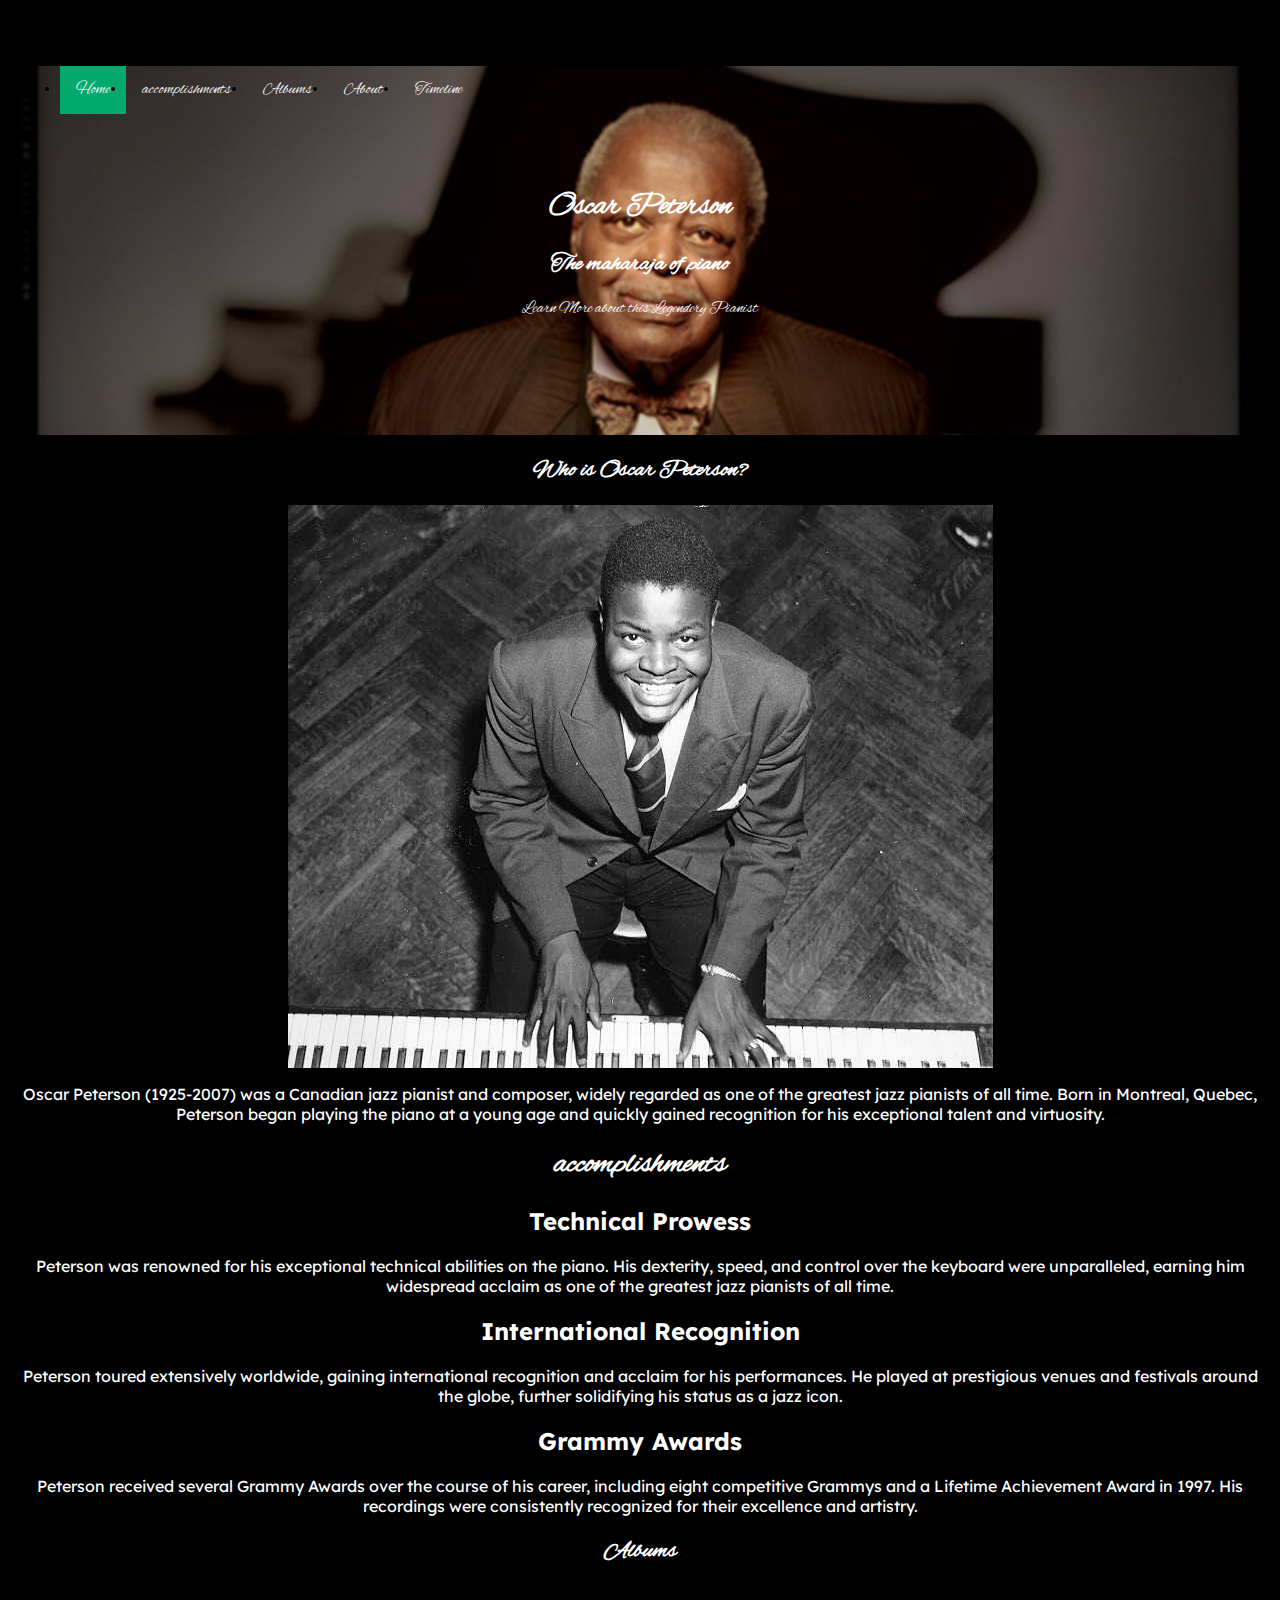
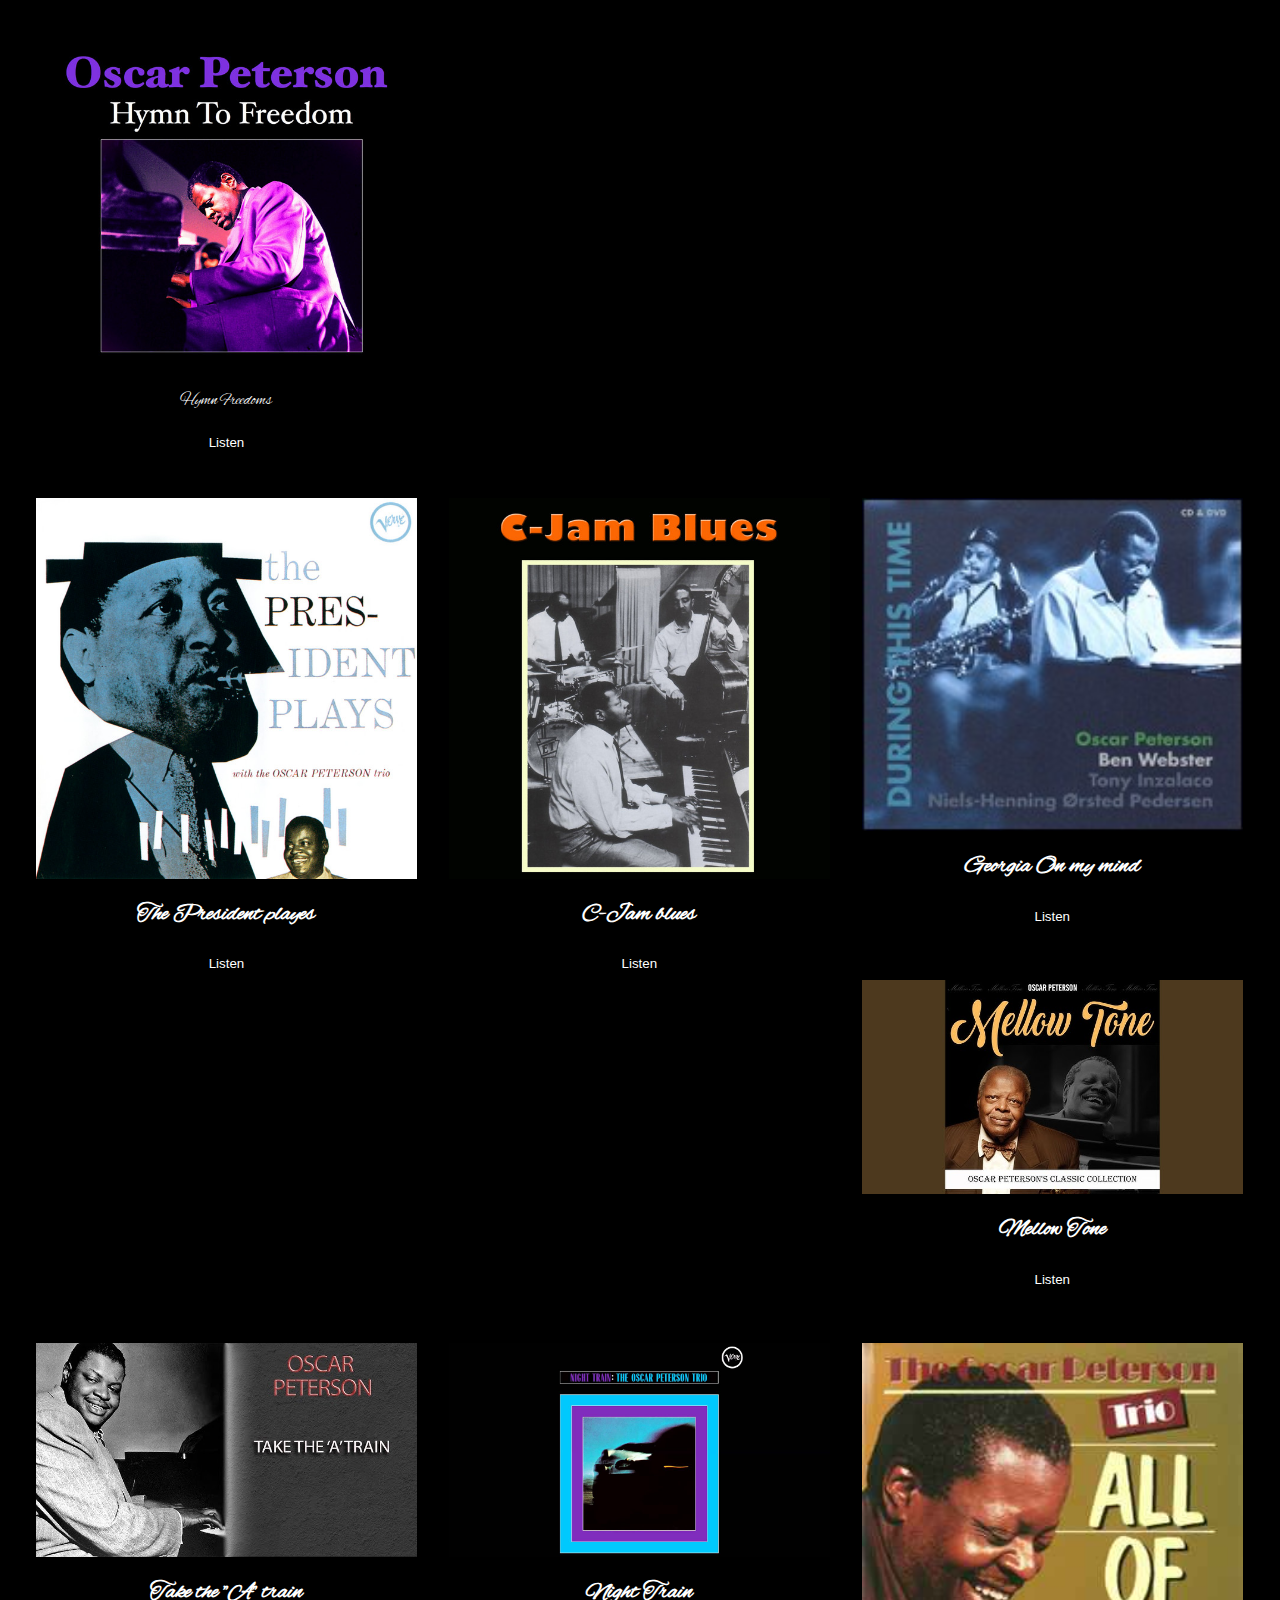
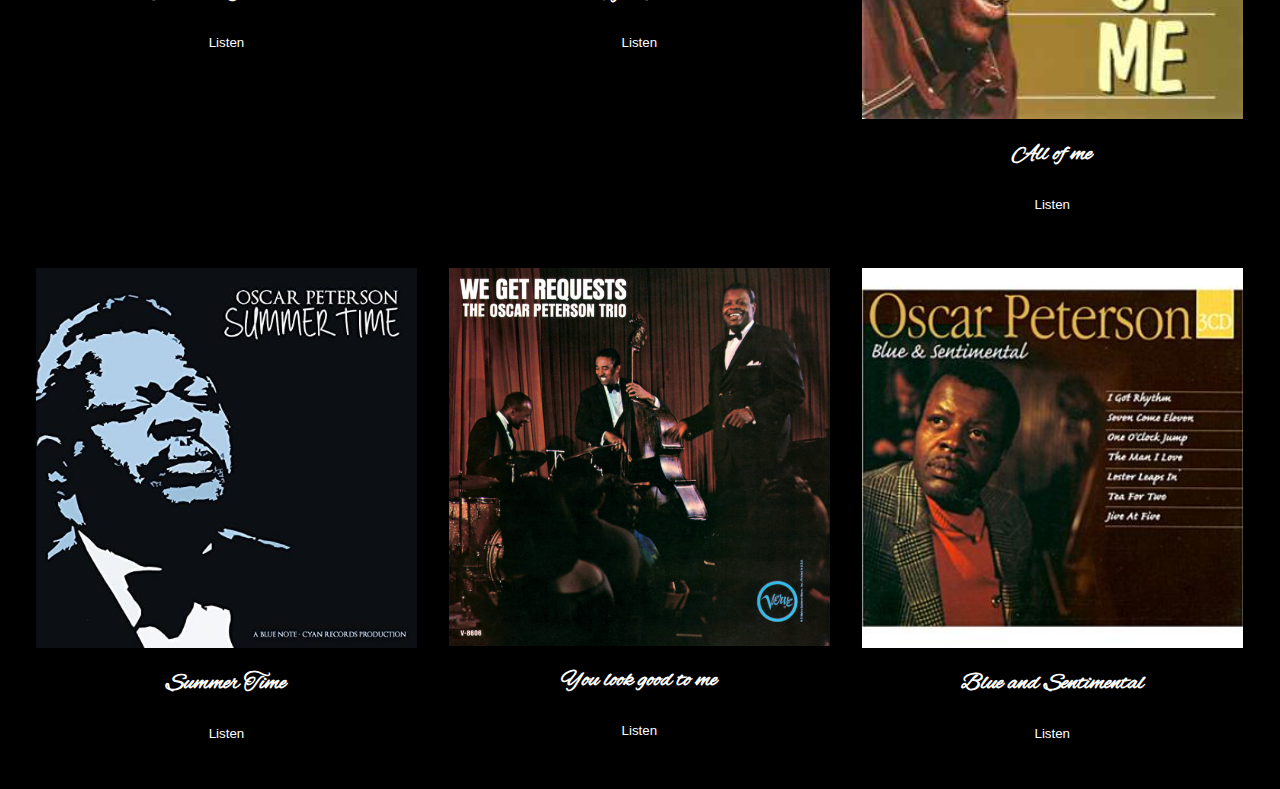
<file: Index.html>
<html lang="en">
<head>
    <meta charset="UTF-8">
    <meta name="viewport" content="width=device-width, initial-scale=1.0">
    <title>Oscar Peterson</title>
    <link rel="stylesheet" href="style.css">
</head>
<body>
    <div style="padding:20px;margin-top:30px;background-color:#000;height:1500px;">
    <ul>
        <li><a class="active" href="#home">Home</a></li>
        <li><a href="#Accomplishments">accomplishments</a></li>
        <li><a href="#albums">Albums</a></li>
        <li><a href="about">About</a></li>
        <li><a href="timeline.html">Timeline</a></li>
    </ul>
    <div class="Banner-Section">
        <h1>Oscar Peterson</h1>
        <h2>The maharaja of piano</h2>
        <P>Learn More about this Legendery Pianist</P>
    </div>
 <!----------------------------------------------About--------------------------------->
    <div class="Who" id="about">
        <h2>Who is Oscar Peterson?</h2>
    </div>
    <div class="whop">
        <img src="Images/img1.jpg">
        <p>Oscar Peterson (1925-2007) was a Canadian jazz pianist and composer, 
            widely regarded as one of the greatest jazz pianists of all time. 
            Born in Montreal, Quebec, Peterson began playing the piano at a young 
            age and quickly gained recognition for his exceptional talent and virtuosity.</p> 
    </div>
  <!--------------------------------Accomplishments------------------------------>
    <div class="accomplishments" id="Accomplishments">
        <h1>accomplishments</h1>
    </div>
    <div class="accomplishmentsp">
        <h2>Technical Prowess</h2>
        <p>Peterson was renowned for his exceptional technical abilities on the piano. 
            His dexterity, speed, and control over the keyboard were unparalleled, earning him widespread acclaim as 
            one of the greatest jazz pianists of all time.</p>
        <h2>International Recognition</h2>
        <p>Peterson toured extensively worldwide, gaining international recognition and acclaim for his 
            performances. He played at prestigious 
            venues and festivals around the globe, further solidifying his status as a jazz icon.</p>
        <h2>Grammy Awards</h2>
        <p>Peterson received several Grammy Awards over the course of his career, including eight 
            competitive Grammys and a Lifetime Achievement Award in 1997. 
            His recordings were consistently recognized for their excellence and artistry.</p>
    </div>
  <!---------------------------------------Albums-------------------------------------->
    <div class="Albums" id="albums">
    <h2 style="text-align: center;">Albums</h2>
    <div class="row">
        <div class="column">
            <div class="card">
                <img src="Images/Album 1.html.jfif" alt="Hymn Freedom" style="width: 100%;">
                <p>Hymn Freedoms</p>
                <p><button class="button">Listen</button></p>
            </div>
        </div>
    </div>

    <div class="column">
        <div class="card">
            <img src="Images/album2.html.jfif" alt="song1" style="width:100%">
            <div class="container">
                <h2>The President playes</h2>
                <p><button class="button">Listen</button></p>
            </div>
        </div>
    </div>

    <div class="column">
        <div class="card">
            <img src="Images/Album3.html.jfif" alt="song1" style="width:100%">
            <div class="container">
                <h2>C-Jam blues</h2>
                <p><button class="button">Listen</button></p>
            </div>
        </div>
    </div>

    <div class="column">
        <div class="card">
            <img src="Images/album5.jpg" alt="song1" style="width:100%">
            <div class="container">
                <h2>Georgia On my mind</h2>
                <p><button class="button">Listen</button></p>
            </div>
        </div>
    </div>

    <div class="column">
        <div class="card">
            <img src="Images/Album12.jpg" alt="song1" style="width:100%">
            <div class="container">
                <h2>Mellow Tone</h2>
                <p><button class="button">Listen</button></p>
            </div>
        </div>
    </div>

    <div class="column">
        <div class="card">
            <img src="Images/take the A train" alt="song1" style="width:100%">
            <div class="container">
                <h2>Take the "A" train</h2>
                <p><button class="button">Listen</button></p>
            </div>
        </div>
    </div>

    <div class="column">
        <div class="card">
            <img src="Images/car" alt="song1" style="width:100%">
            <div class="container">
                <h2>Night Train</h2>
                <p><button class="button">Listen</button></p>
            </div>
        </div>
    </div>

    <div class="column">
        <div class="card">
            <img src="Images/All of me" alt="song1" style="width:100%">
            <div class="container">
                <h2>All of me</h2>
                <p><button class="button">Listen</button></p>
            </div>
        </div>
    </div>

    <div class="column">
        <div class="card">
            <img src="Images/summer time" style="width:100%">
            <div class="container">
                <h2>Summer Time</h2>
                <p><button class="button">Listen</button></p>
            </div>
        </div>
    </div>

    <div class="column">
        <div class="card">
            <img src="Images/Album11.jfif" alt="song1" style="width:100%">
            <div class="container">
                <h2>You look good to me</h2>
                <p><button class="button">Listen</button></p>
            </div>
        </div>
    </div>


    <div class="column">
        <div class="card">
            <img src="Images/Blue and Sentimental" alt="song1" style="width:100%">
            <div class="container">
                <h2>Blue and Sentimental</h2>
                <p><button class="button">Listen</button></p>
            </div>
        </div>
    </div>
</div>
</div>

</body>
</html>
</file>
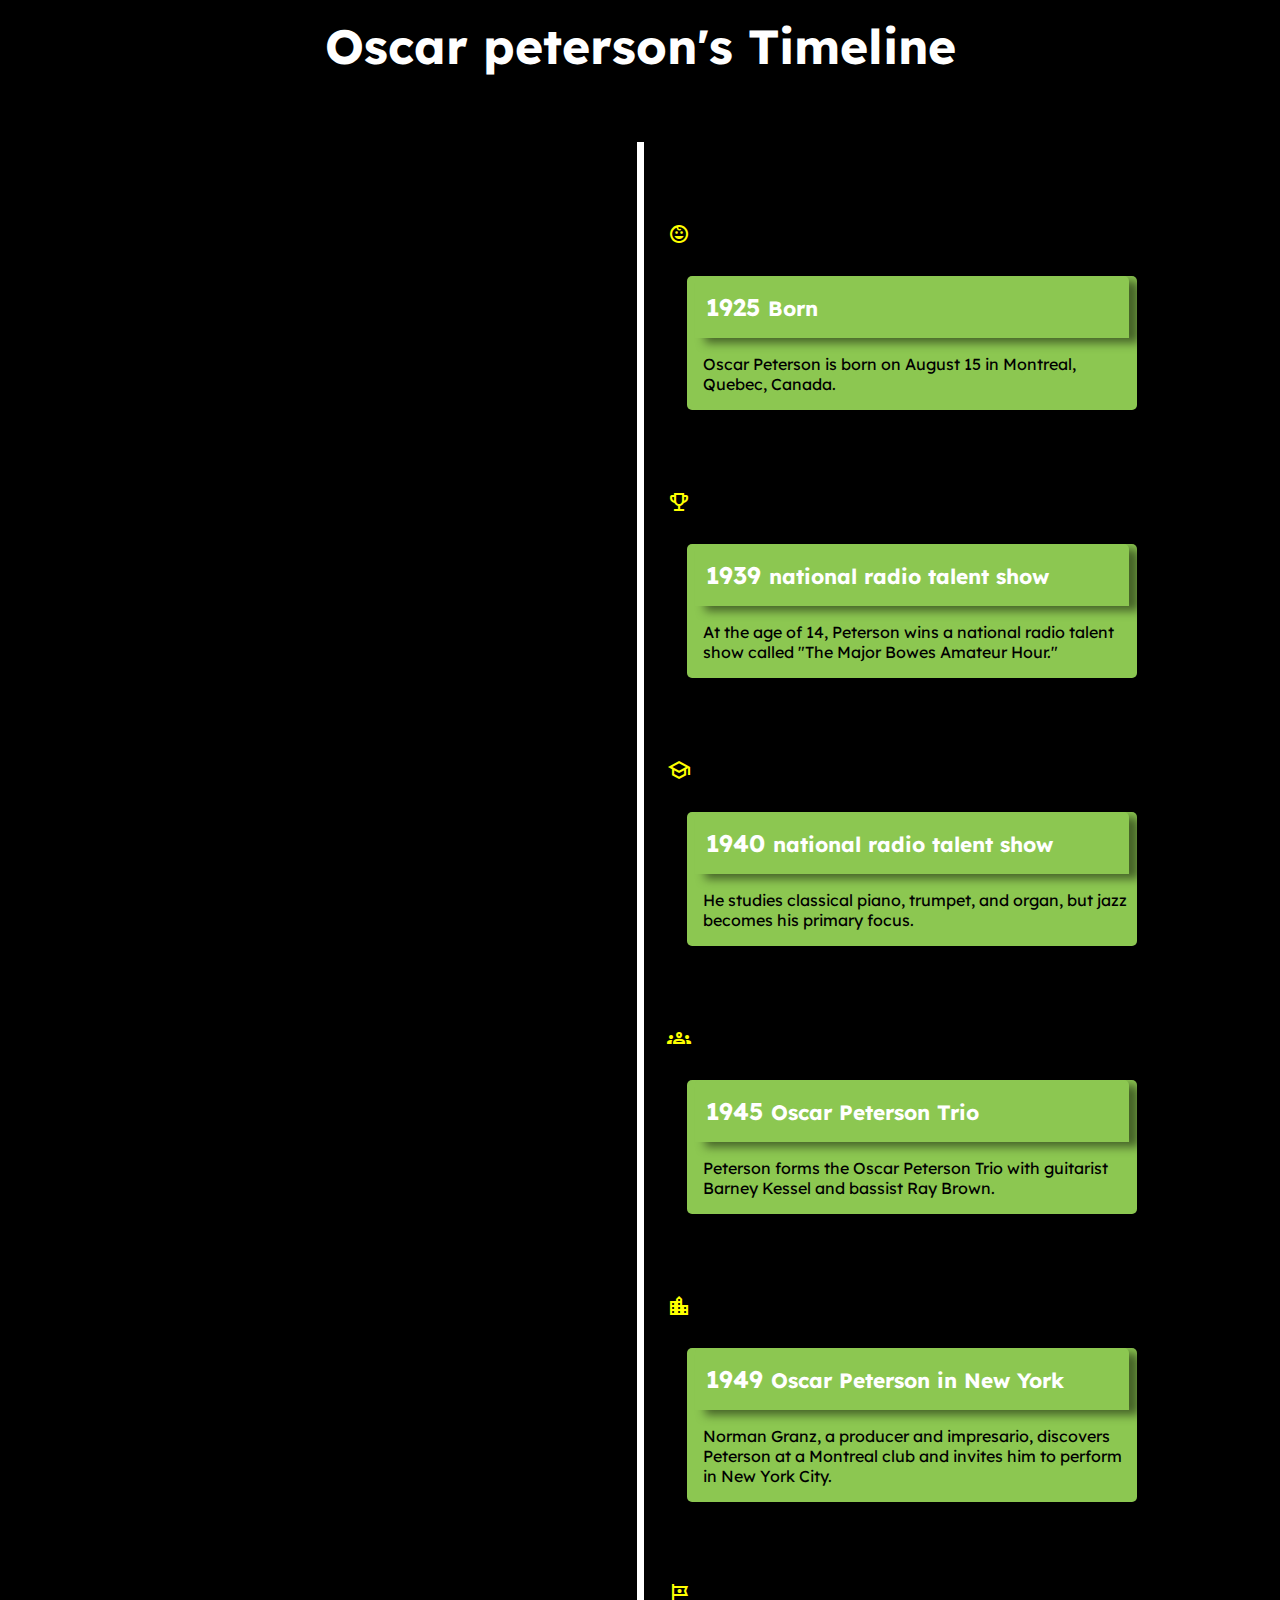
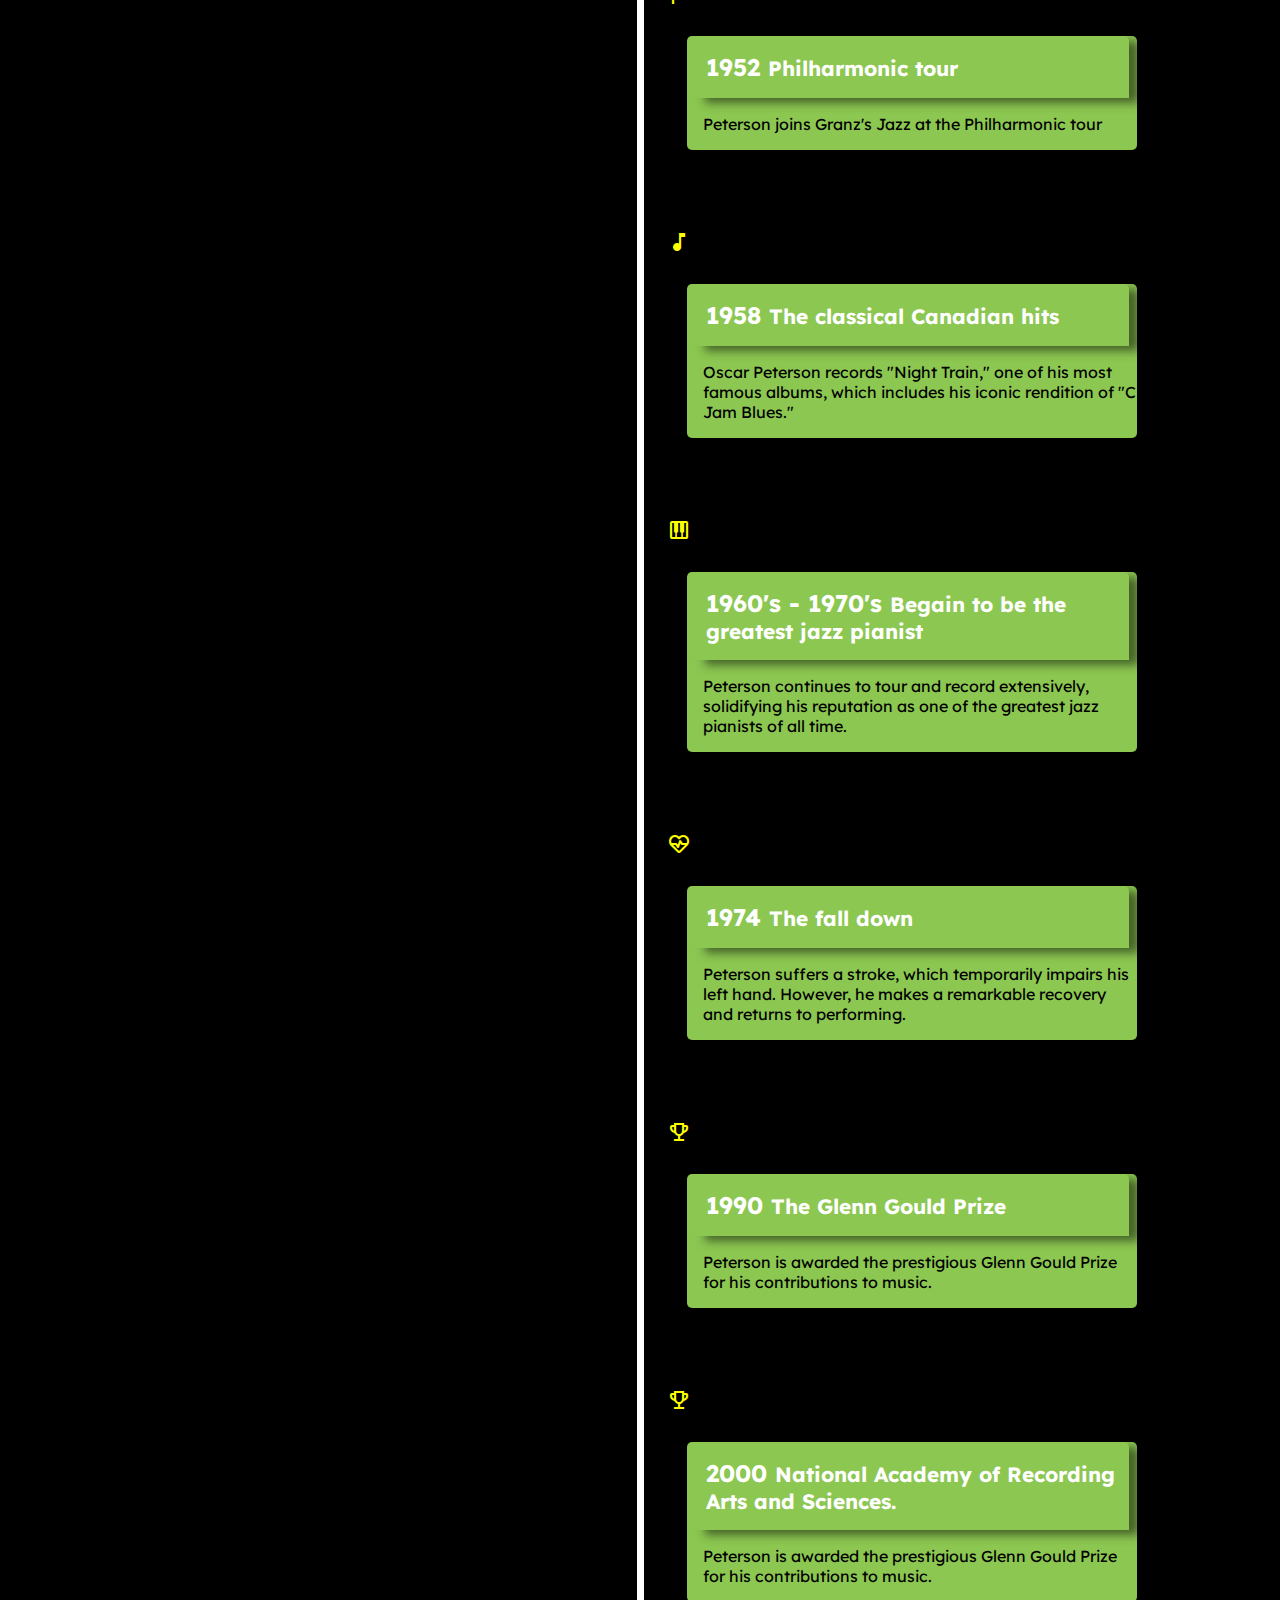
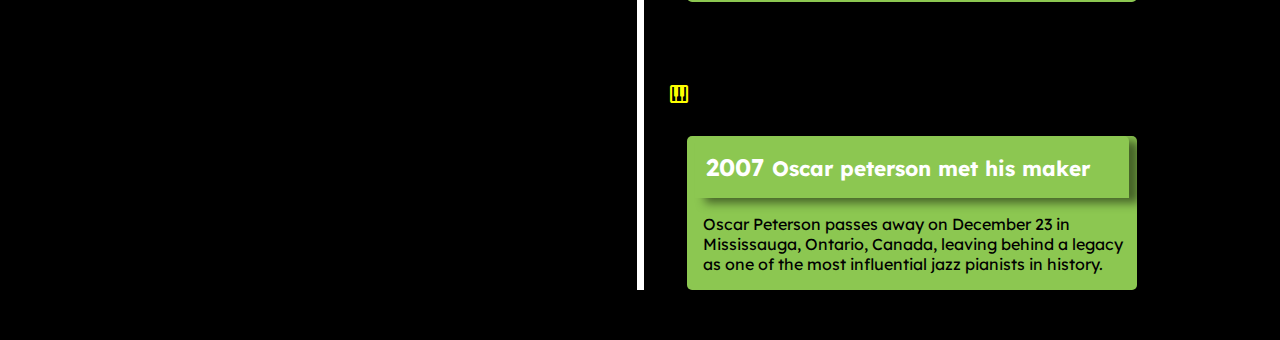
<file: timeline.html>
<html lang="en">
<head>
    <meta charset="UTF-8">
    <meta name="viewport" content="width=device-width, initial-scale=1.0">
    <title>Document</title>
    <link rel="stylesheet" href="timeline.css">
    <link href="https://fonts.googleapis.com/css2?family=Material+Symbols+Outlined" rel="stylesheet" />
</head>
<body>
    <section id="Timeline">
        <h2 class="Header">Oscar peterson's Timeline</h2>
        <ul>
            <li>
                <i class="material-symbols-outlined">child_care</i>
            <div class="container">
                <h3 class="title"><span class="year">1925  </span>Born</h3>
                <p>Oscar Peterson is born on August 15 
                in Montreal, Quebec, Canada.</p>
            </div>
            </li>
            <li>
                <i class="material-symbols-outlined">trophy</i>
            <div class="container">
                <h3 class="title"><span class="year">1939  </span>national radio talent show</h3>
                <p>At the age of 14, Peterson wins a national radio 
                    talent show called "The Major Bowes Amateur Hour."
                </p>
            </div>
            </li>
        </li>
        <li>
        <i class="material-symbols-outlined">school</i>
        <div class="container">
        <h3 class="title"><span class="year">1940  </span>national radio talent show</h3>
        <p>He studies classical piano, trumpet, and organ, 
        but jazz becomes his primary focus.
        </p>
        </div>
        </li>
        <li>
            <i class="material-symbols-outlined">groups</i>
            <div class="container">
            <h3 class="title"><span class="year">1945  </span>Oscar Peterson Trio</h3>
            <p>Peterson forms the Oscar Peterson Trio with 
                guitarist Barney Kessel and bassist Ray Brown.
            </p>
            </div>
            </li>
            <li>
                <i class="material-symbols-outlined">location_city</i>
                <div class="container">
                <h3 class="title"><span class="year">1949  </span>Oscar Peterson in New York</h3>
                <p>Norman Granz, a producer and impresario, discovers 
                    Peterson at a Montreal club and
                    invites him to perform in New York City.
                </p>
                </div>
                </li>
                <li>
                    <i class="material-symbols-outlined">tour</i>
                    <div class="container">
                    <h3 class="title"><span class="year">1952  </span>Philharmonic tour</h3>
                    <p>Peterson joins Granz's Jazz at the Philharmonic tour
                    </p>
                    </div>
                    </li>
                    <li>
                    <i class="material-symbols-outlined">music_note</i>
                    <div class="container">
                    <h3 class="title"><span class="year">1958  </span>The classical Canadian hits</h3>
                    <p>Oscar Peterson records "Night Train," one of his 
                        most famous albums, which includes his iconic 
                        rendition of "C Jam Blues."
                    </p>
                    </div>
                    </li>
                    <li>
                        <i class="material-symbols-outlined">piano</i>
                        <div class="container">
                        <h3 class="title"><span class="year">1960's - 1970's  </span>Begain to be the greatest jazz pianist</h3>
                        <p>Peterson continues to tour and record extensively, solidifying his 
                            reputation as one of the greatest jazz pianists of all time.
                        </p>
                        </div>
                        </li>
                        <li>
                            <i class="material-symbols-outlined">ecg_heart</i>
                            <div class="container">
                            <h3 class="title"><span class="year">1974  </span>The fall down</h3>
                            <p>Peterson suffers a stroke, which temporarily impairs his left hand. 
                                However, he makes a remarkable recovery and returns to performing.
                            </p>
                            </div>
                            </li>
                            <li>
                                <i class="material-symbols-outlined">trophy</i>
                                <div class="container">
                                <h3 class="title"><span class="year">1990  </span>The Glenn Gould Prize</h3>
                                <p>Peterson is awarded the prestigious Glenn Gould Prize for his contributions to music.
                                </p>
                                </div>
                                </li>
                                <li>
                                    <i class="material-symbols-outlined">trophy</i>
                                    <div class="container">
                                    <h3 class="title"><span class="year">2000  </span>National Academy of Recording Arts and Sciences.</h3>
                                    <p>Peterson is awarded the prestigious Glenn Gould Prize for his contributions to music.
                                    </p>
                                    </div>
                                    </li>
                                    <li>
                                    <i class="material-symbols-outlined">piano</i>
                                    <div class="container">
                                    <h3 class="title"><span class="year">2007  </span>Oscar peterson met his maker</h3>
                                    <p>Oscar Peterson passes away on December 23 in Mississauga, Ontario, Canada, 
                                        leaving behind a legacy as one of the most 
                                        influential jazz pianists in history.
                                    </p>
                                    </div>
                                    </li>
        </ul>
    </section>
</body>
</html>
</file>
<file: style.css>
@import url('https://fonts.googleapis.com/css2?family=Alex+Brush&display=swap');
@import url('https://fonts.googleapis.com/css2?family=Lexend:wght@100..900&display=swap');
body{
    font-family: "Lexend", sans-serif;
    font-family: "Alex Brush", cursive;
    margin: 0;
    background: #000;
}
.Banner-Section {
    padding: 100px;
    text-align: center;
    background-image: url(Images/img2);
    background-size: cover;
    color: white;
}
.Who{
    text-align: center;
    color: #fff;
    font-family: "Alex Brush", cursive;
}
.whop{
    text-align: center;
    color: #fff;
    font-family: "Lexend", sans-serif;
}
.accomplishments{
    text-align: center;
    color: #fff;
    font-family: "Alex Brush", cursive;
}
.accomplishmentsp{
    text-align: center;
    color: #fff;
    font-family: "Lexend", sans-serif;
}
html{
    box-sizing: border-box;
}
*, *:before, *:after {
    box-sizing: inherit;
}
.column{
    float: left;
    width: 33.3%;
    margin-bottom: 16px;
    padding: 0 8px;
}
.card {
    box-shadow: 0 4px 8px 0 rgba(0, 0, 0, 0.2);
    margin: 8px;
}
.container {
    padding: 0 16px;
}
.container::after, .row::after {
    content: "";
    clear: both;
    display: table;
}
.button {
    border: none;
    outline: 0;
    display: inline-block;
    padding: 8px;
    color: white;
    background-color: #000;
    text-align: center;
    cursor: pointer;
    width: 100%;
  }
.button:hover {
    background-color: #555;
  }
@media screen and (max-width: 650px) {
    .column {
      width: 100%;
      display: block;
    }
}
.h2{
    font-family: "Alex Brush", cursive;
    color: #fff;
}
l {
    list-style-type: none;
    margin: 0;
    padding: 0;
    overflow: hidden;
    background-color: #333;
    position: fixed;
    top: 0;
    width: 100%;
    text-decoration: none;
  }
  
  li {
    float: left;
    text-decoration: none;
  }
  
  li a {
    display: block;
    color: white;
    text-align: center;
    padding: 14px 16px;
    text-decoration: none;
  }
  
  li a:hover:not(.active) {
    background-color: #111;
    text-decoration: none;
  }
  
  .active {
    background-color: #04AA6D;
  }
  .Albums{
    text-align: center;
    color: #fff;
    font-family: "Alex Brush", cursive;
  }
</file>
<file: timeline.css>
@import url('https://fonts.googleapis.com/css2?family=Lexend:wght@100..900&display=swap');
*{
    padding: 0;
    margin: 0;
    box-sizing: border-box;
}
body{
    background-color: #000;
    color: #fff;
    overflow-x: hidden;
    font-family: "Lexend", sans-serif;
}
.Header{
    color: #fff;
    padding: 1rem 0;
    text-align: center;
    font-size: 3rem;
    box-shadow: 10px 5px 10px rgba(0,0,0,0.5);
}
.title{
    box-shadow: 10px 5px 10px rgba(0,0,0,0.5);
    padding: 1rem 0rem 1rem 0.7rem;
    border-top-right-radius: 5px;
    border-top-left-radius: 5px;
    color: #fff;
    font-size: 1.3rem;
    background-color: #8cc751;
    margin: 0 0.5rem;
}
.year{
    padding: 0.2rem 0.,8rem;
    color: #fff;
    font-size: 1.5rem;
}
#Timeline ul{
    padding: 50px 0;
}
#Timeline ul li{
    list-style: none;
    position: relative;
    width: 7px;
    margin: 0 auto;
    padding-top: 50px;
    background-color: #fff;
}
#Timeline ul li .container{
    position: relative;
    bottom: 0;
    width: 450px;
    background-color: #8cc751;
    box-shadow: 0 0 5px rgba(0,0,0,0.5);
    border-radius: 5px;
}
#Timeline p{
    padding: 1rem 0rem 1rem 1rem;
    color: #000;
}
#Timeline ul li .container{
    left: 50px;
}
.material-symbols-outlined{
    padding: 30px;
    color: #FFFF00;
    
}
</file>
